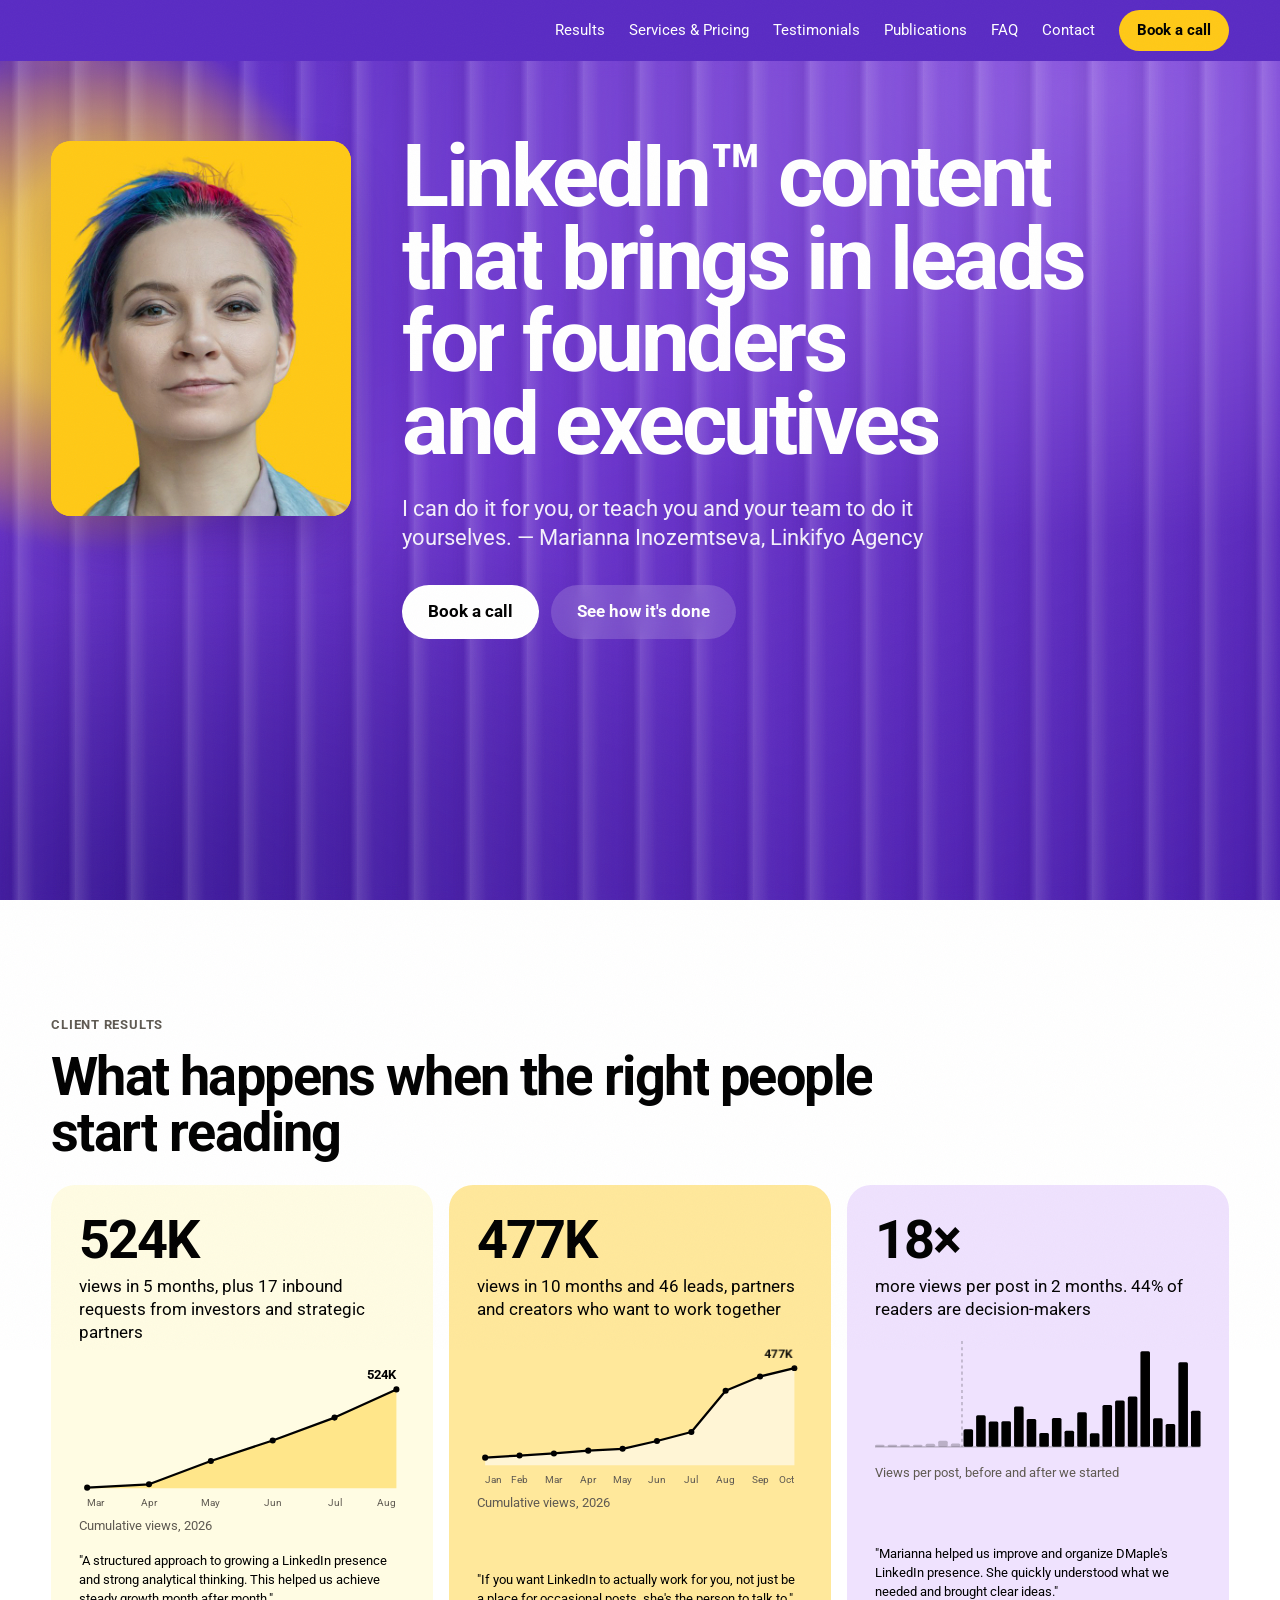
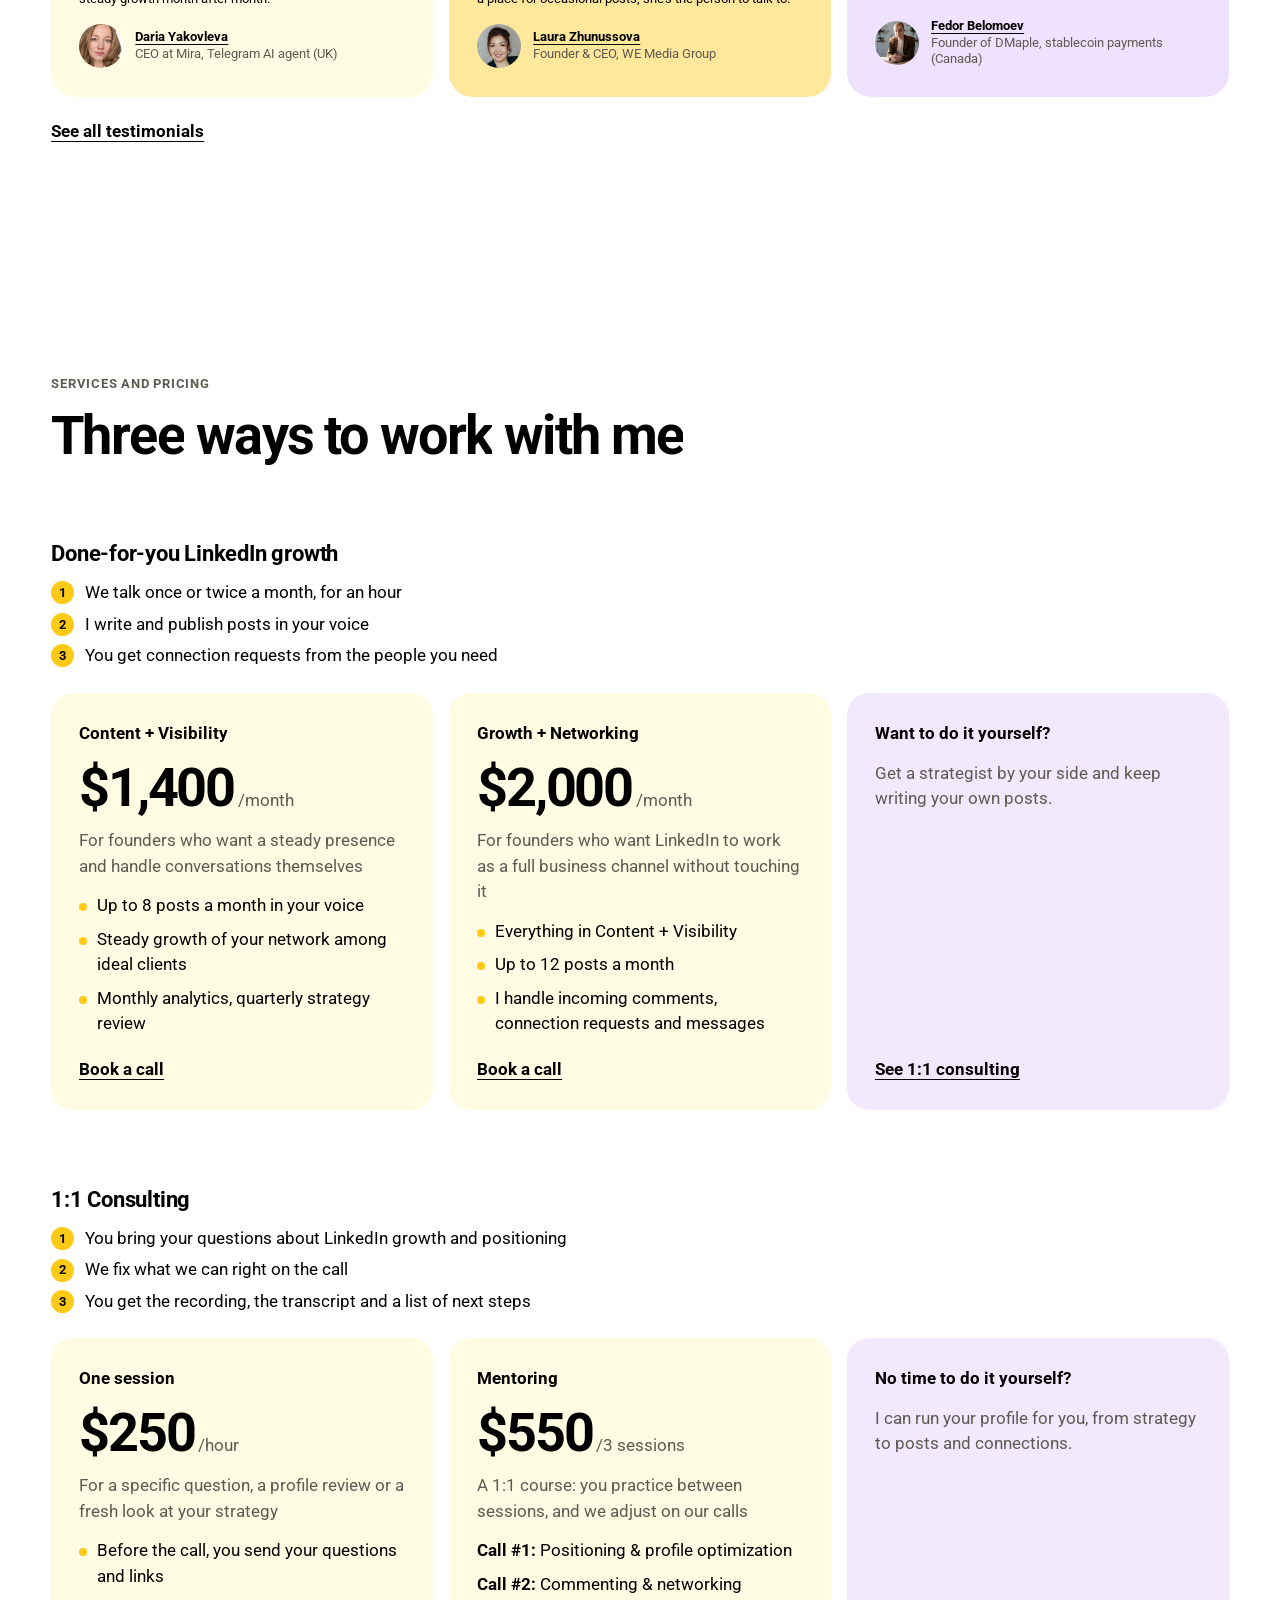
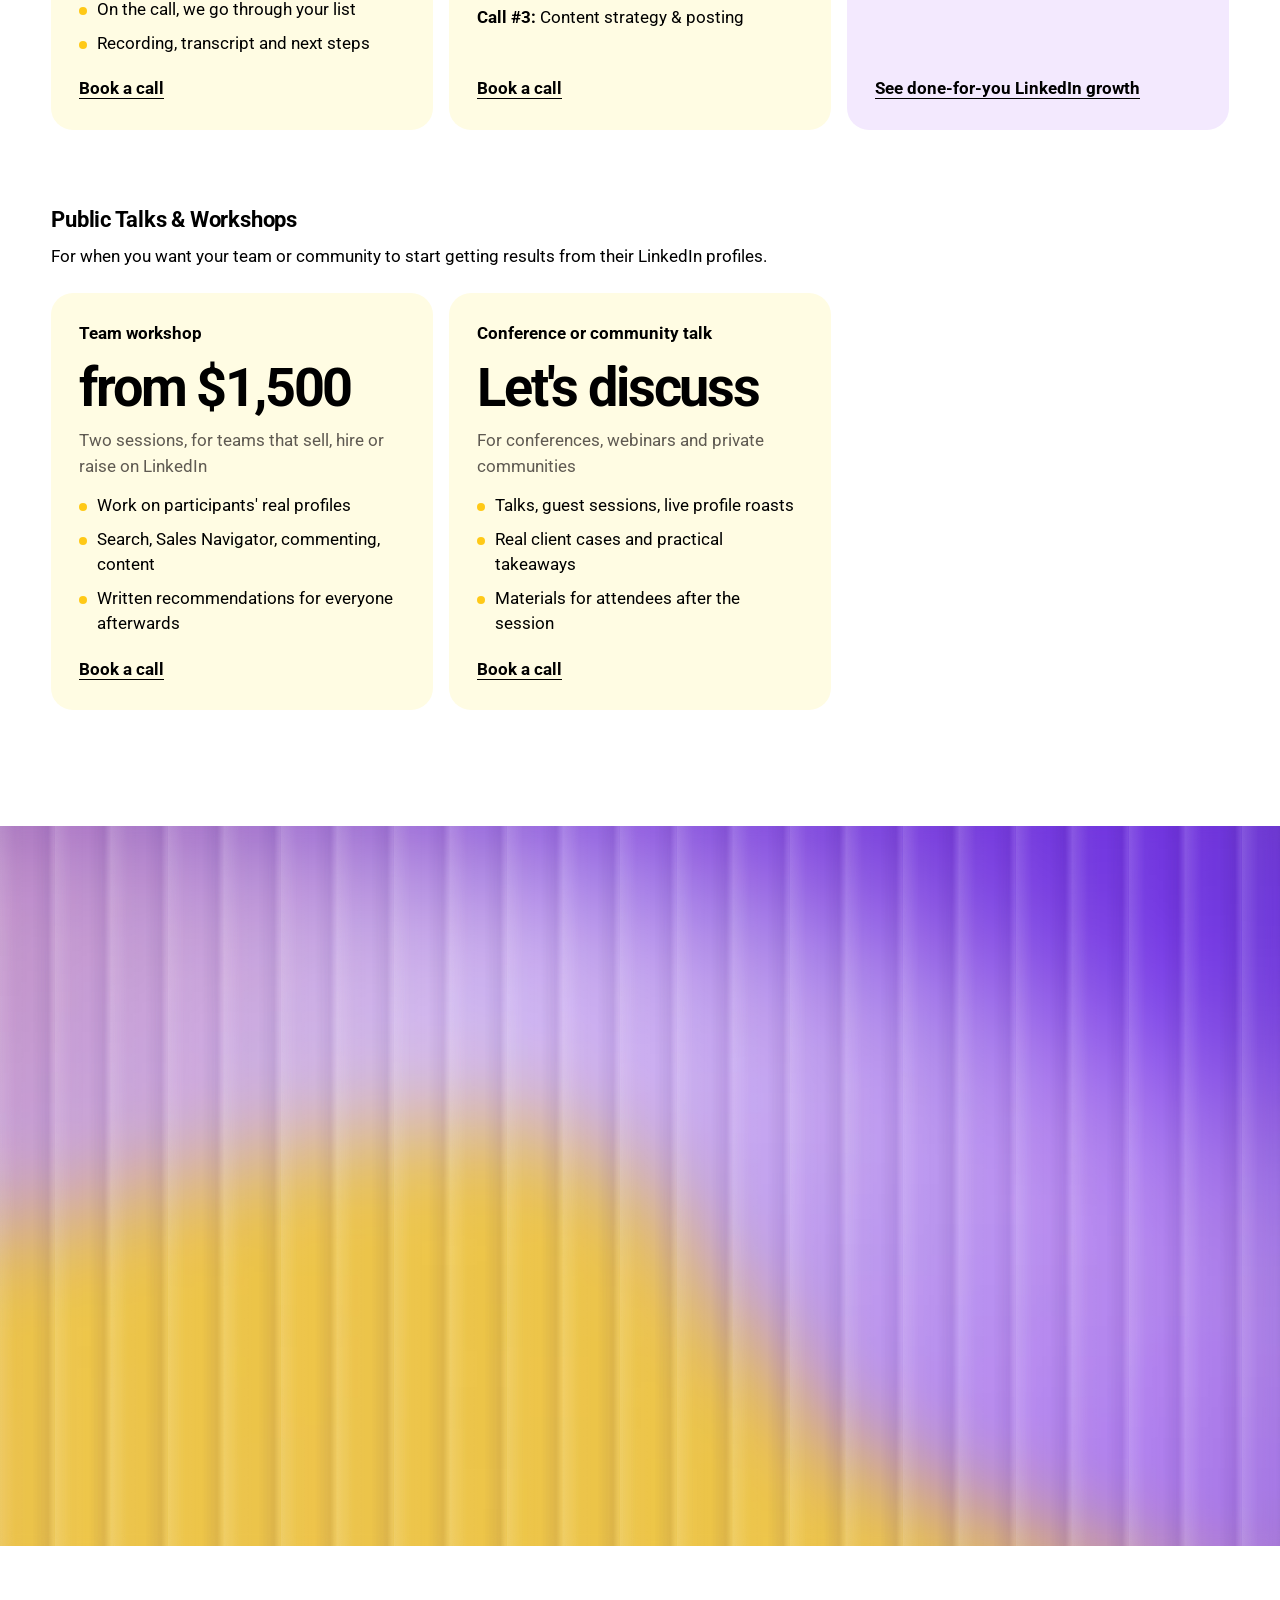
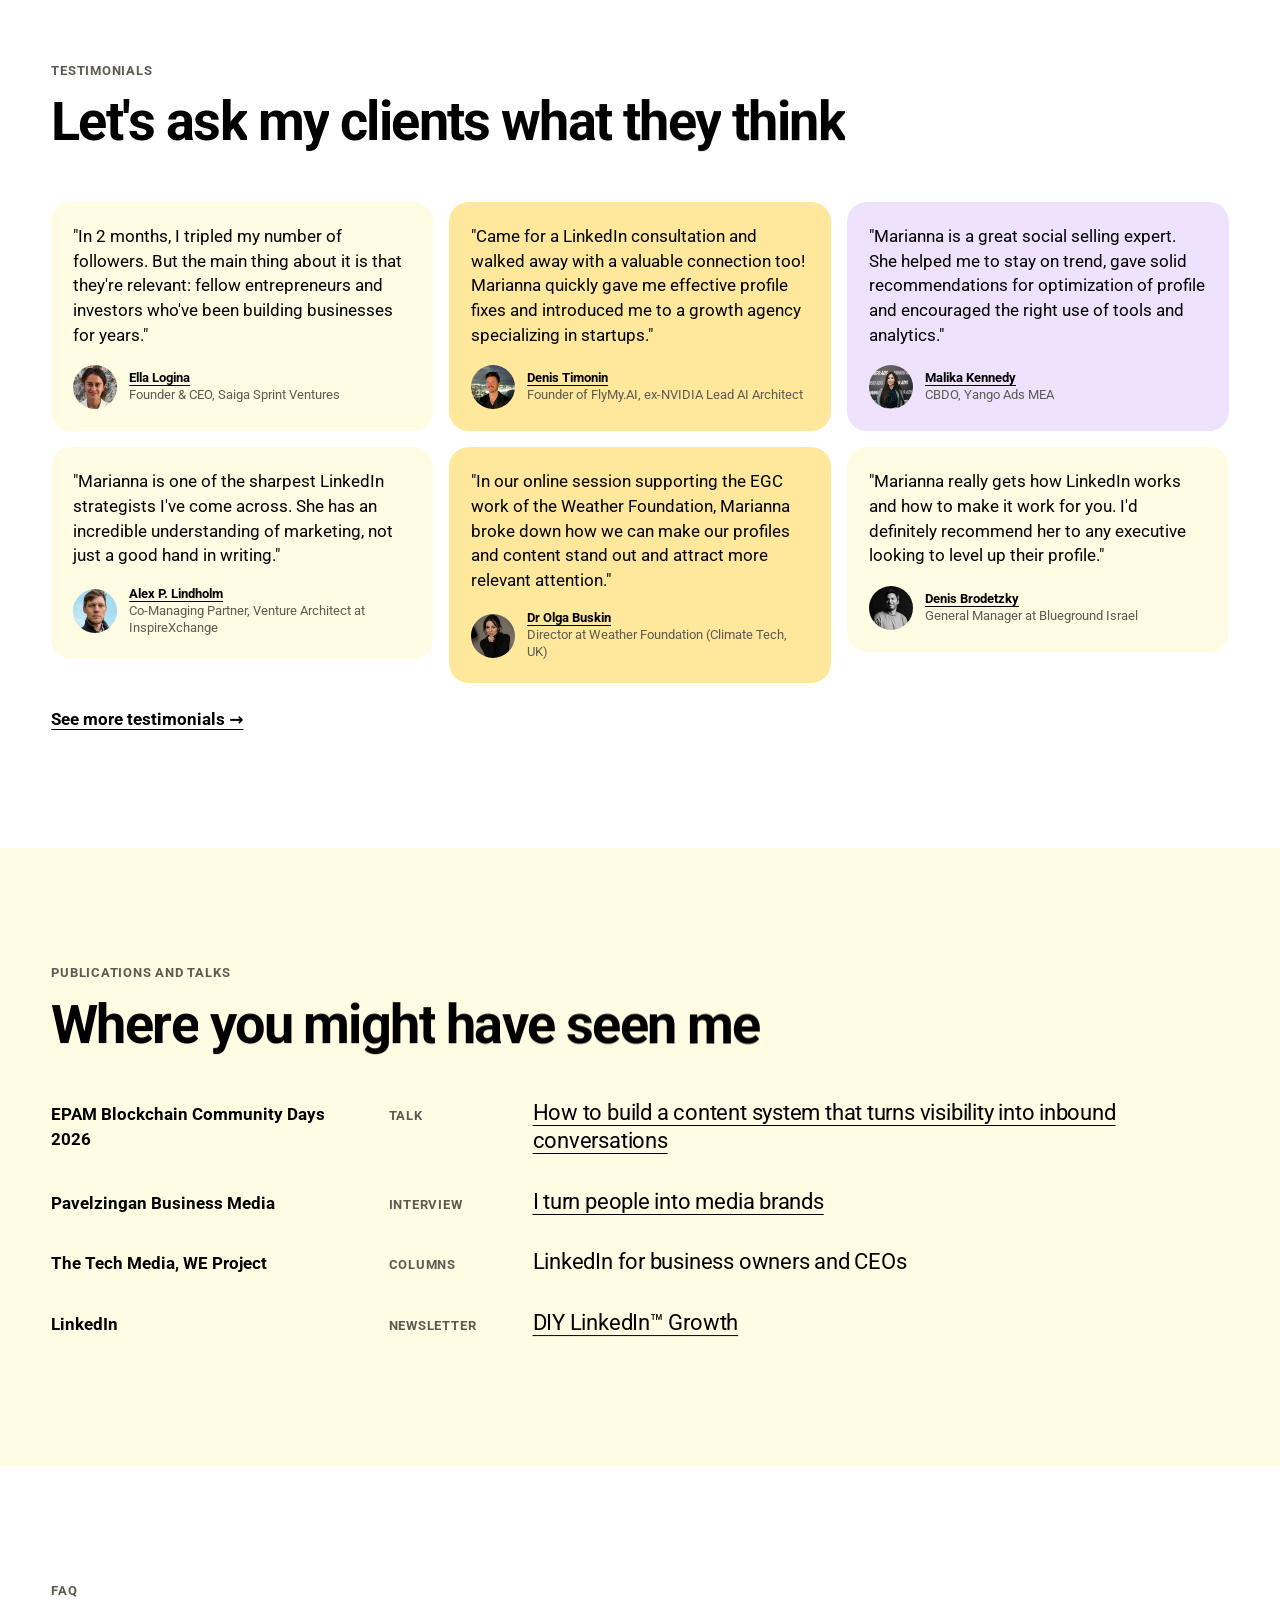
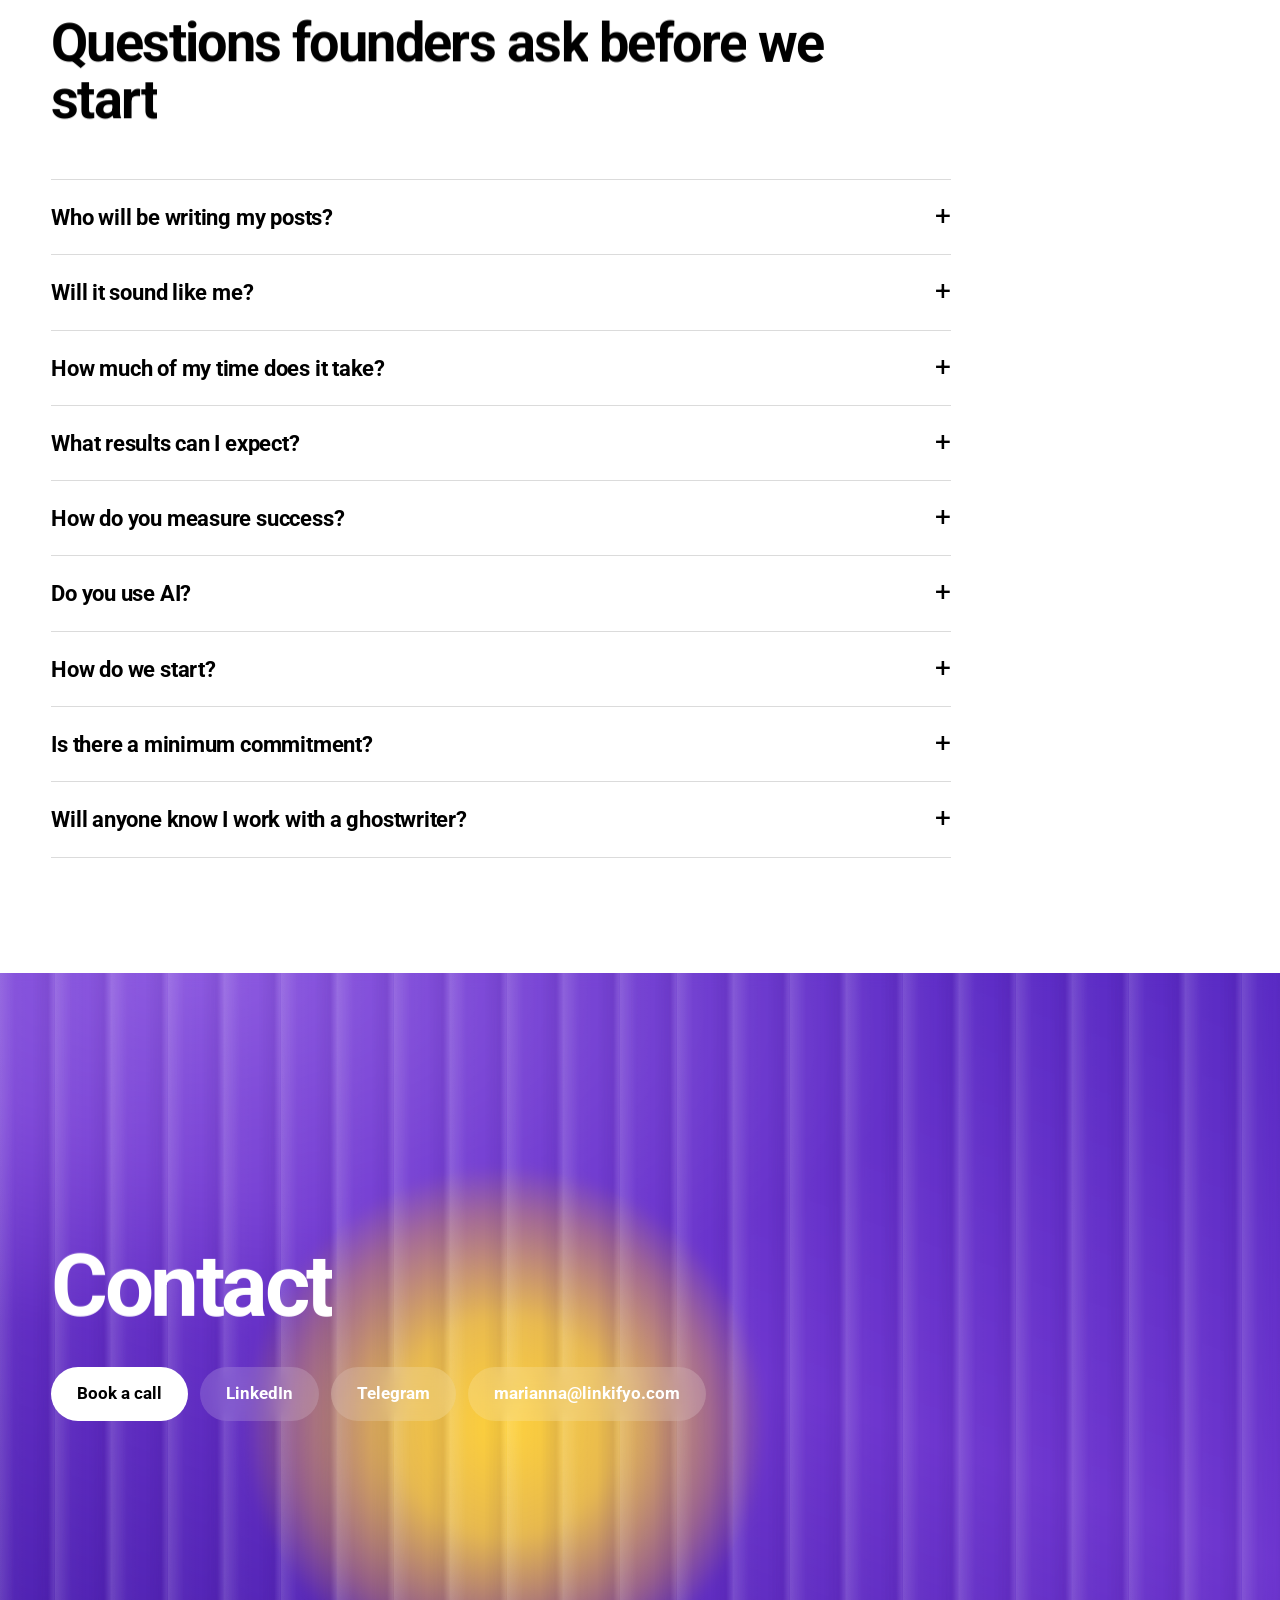
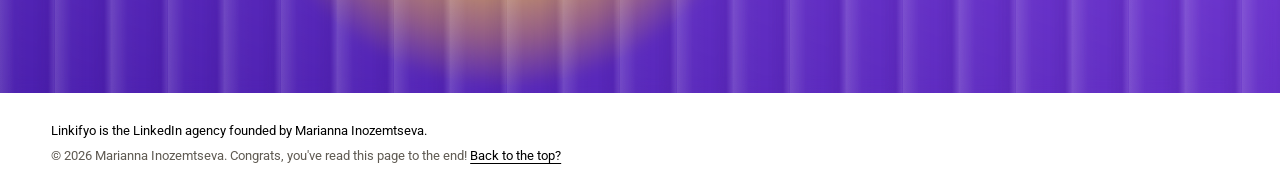
<file: index.html>
<!doctype html>
<html lang="en">
<head>
<meta charset="utf-8">
<meta name="viewport" content="width=device-width, initial-scale=1">
<title>LinkedIn content that brings in leads for founders and executives | Marianna Inozemtseva</title>
<meta name="description" content="LinkedIn content that brings in leads for founders and executives. Done-for-you LinkedIn growth, 1:1 consulting, public talks and workshops by Marianna Inozemtseva, founder of Linkifyo Agency.">
<link rel="canonical" href="https://linkifyo.com/">
<meta property="og:type" content="website">
<meta property="og:title" content="LinkedIn content that brings in leads for founders and executives | Marianna Inozemtseva">
<meta property="og:description" content="LinkedIn content that brings in leads for founders and executives. Done-for-you LinkedIn growth, 1:1 consulting, public talks and workshops by Marianna Inozemtseva, founder of Linkifyo Agency.">
<meta property="og:url" content="https://linkifyo.com/">
<meta property="og:locale" content="en_US">
<meta property="og:image" content="https://linkifyo.com/images/hero.jpg">
<meta property="og:image:width" content="640">
<meta property="og:image:height" content="800">
<meta property="og:image:alt" content="Marianna Inozemtseva">
<meta name="twitter:card" content="summary">
<meta name="theme-color" content="#5a2bc4">
<link rel="icon" href="/favicon-32.png" type="image/png" sizes="32x32">
<link rel="icon" href="/favicon-192.png" type="image/png" sizes="192x192">
<link rel="icon" href="/favicon.ico" sizes="48x48">
<link rel="apple-touch-icon" href="/apple-touch-icon.png">
<link rel="preload" as="image" href="images/hero.jpg">
<script type="application/ld+json">{"@context":"https://schema.org","@graph":[
{"@type":"Person","@id":"https://linkifyo.com/#person","name":"Marianna Inozemtseva","url":"https://linkifyo.com","image":"https://linkifyo.com/images/hero.jpg","jobTitle":"LinkedIn strategist and ghostwriter, founder of Linkifyo Agency","email":"marianna@linkifyo.com","knowsLanguage":["en","ru","he"],"worksFor":{"@id":"https://linkifyo.com/#org"},"sameAs":["https://www.linkedin.com/in/marianna-inozemtseva/","https://t.me/inozemtsevaonline","https://www.linkedin.com/newsletters/diy-linkedin%E2%84%A2-growth-7414590052376309760/"],"subjectOf":[{"@type":"Article","headline":"Marianna Inozemtseva: I turn people into media brands","url":"https://pavelzingan.md/marianna-inozemtseva-i-turn-people-into-media-brands/en/","publisher":{"@type":"Organization","name":"Pavelzingan Business Media"}},{"@type":"Article","headline":"Социальные сети и венчур: стратегическая тишина, логика и работа «в долгую»","url":"https://the-tech.kz/soczialnye-seti-i-venchur-strategicheskaya-tishina-logika-i-rabota-v-dolguyu/","inLanguage":"ru","datePublished":"2025-09-19","publisher":{"@type":"Organization","name":"The Tech Media"}},{"@type":"VideoObject","name":"How to build a content system that turns visibility into inbound conversations","url":"https://www.youtube.com/watch?v=72bPsbCcylI","description":"Talk by Marianna Inozemtseva at EPAM Blockchain Community Days 2026"}],"knowsAbout":["LinkedIn strategy","Ghostwriting","Founder-led content","B2B marketing","Social selling","Personal branding"]},
{"@type":"Organization","@id":"https://linkifyo.com/#org","name":"Linkifyo Agency","alternateName":"Linkifyo","url":"https://linkifyo.com","founder":{"@id":"https://linkifyo.com/#person"},"description":"Linkifyo is the LinkedIn agency founded by Marianna Inozemtseva."},
{"@type":"WebSite","@id":"https://linkifyo.com/#website","name":"Marianna Inozemtseva · Linkifyo Agency","url":"https://linkifyo.com","inLanguage":"en","publisher":{"@id":"https://linkifyo.com/#org"}},
{"@type":"ProfessionalService","@id":"https://linkifyo.com/#service","name":"Linkifyo Agency","url":"https://linkifyo.com","provider":{"@id":"https://linkifyo.com/#person"},"serviceType":"LinkedIn content strategy and ghostwriting","areaServed":{"@type":"Place","name":"Worldwide"},"audience":{"@type":"BusinessAudience","audienceType":"Founders and executives"}},
{"@type": "FAQPage", "@id": "https://linkifyo.com/#faq", "mainEntity": [{"@type": "Question", "name": "Who will be writing my posts?", "acceptedAnswer": {"@type": "Answer", "text": "I will, personally. I interview you, and every post is built on your stories and opinions."}}, {"@type": "Question", "name": "Will it sound like me?", "acceptedAnswer": {"@type": "Answer", "text": "Yes. That's the whole point: I come with topics, ask for your point of view, tune into your voice, and write down your thoughts in your style. And of course, you review every draft before it goes live."}}, {"@type": "Question", "name": "How much of my time does it take?", "acceptedAnswer": {"@type": "Answer", "text": "Most of my clients spend about an hour a month in total. At first, it may take about an hour a week for calls and reviewing drafts, but as I get used to how you think, it gets much faster."}}, {"@type": "Question", "name": "What results can I expect?", "acceptedAnswer": {"@type": "Answer", "text": "One client tripled her followers in two months, mostly investors and founders. Two others reached over 120k impressions in their first month."}}, {"@type": "Question", "name": "How do you measure success?", "acceptedAnswer": {"@type": "Answer", "text": "By who sends you connection requests after each post: whether they match your ideal client profile, and whether they turn into conversations."}}, {"@type": "Question", "name": "Do you use AI?", "acceptedAnswer": {"@type": "Answer", "text": "As a research tool, yes. I never automate commenting or engagement. It breaks LinkedIn's rules and puts your profile at risk. It also looks really bad for your personal brand."}}, {"@type": "Question", "name": "How do we start?", "acceptedAnswer": {"@type": "Answer", "text": "With strategy: your ideal client profile, profile copy and the first topics, then the first posts. The first posts go live the same week."}}, {"@type": "Question", "name": "Is there a minimum commitment?", "acceptedAnswer": {"@type": "Answer", "text": "One month."}}, {"@type": "Question", "name": "Will anyone know I work with a ghostwriter?", "acceptedAnswer": {"@type": "Answer", "text": "No, unless you choose to share it. Our work is confidential, and I sign an NDA if you need one. All the case studies I've published were approved by my clients."}}]},
{"@type":"Article","@id":"https://weproject.media/articles/detail/lichnyy-brend-bez-infobiznesa-zachem-vladeltsu-uspeshnoy-kompanii-linkedin/","headline":"Личный бренд без инфобизнеса: зачем владельцу успешной компании LinkedIn","url":"https://weproject.media/articles/detail/lichnyy-brend-bez-infobiznesa-zachem-vladeltsu-uspeshnoy-kompanii-linkedin/","inLanguage":"ru","datePublished":"2026-10-28","author":{"@id":"https://linkifyo.com/#person"},"publisher":{"@type":"Organization","name":"WE Project"}}]}</script>
<script>
/* GA4: visitors in European time zones see a banner; Google Analytics is not loaded at all until they press Accept */
window.dataLayer=window.dataLayer||[];function gtag(){dataLayer.push(arguments);}
(function(){
 var tz='';try{tz=Intl.DateTimeFormat().resolvedOptions().timeZone||'';}catch(e){}
 var eu=/^(Europe\/|Atlantic\/(Canary|Madeira|Azores|Reykjavik|Faroe)|Asia\/Nicosia|Asia\/Famagusta)/.test(tz);
 var c=null;try{c=localStorage.getItem('consent');}catch(e){}
 var ok=c==='granted'||(!eu&&c!=='denied');
 gtag('consent','default',{analytics_storage:ok?'granted':'denied',ad_storage:'denied',ad_user_data:'denied',ad_personalization:'denied'});
 window.__needConsent=eu&&!c; window.__denied=(c==='denied');
})();
gtag('js',new Date());gtag('config','G-M5DBYDY61J');
window.__loadGA=function(){if(window.__ga)return;window.__ga=1;var s=document.createElement('script');s.async=1;s.src='https://www.googletagmanager.com/gtag/js?id=G-M5DBYDY61J';document.head.appendChild(s);};
if(!window.__needConsent&&!window.__denied)window.__loadGA();
</script>
<link rel="preload" href="fonts/roboto-latin-wght400-700.woff2" as="font" type="font/woff2" crossorigin>
<link rel="stylesheet" href="style.css">
</head>
<body>

<div class="grain" aria-hidden="true"></div>

<header class="nav">
  <a href="#top" class="nav__brand" aria-label="Marianna Inozemtseva, Linkifyo Agency: back to top"><img data-src="images/ava.jpg" alt="" class="nav__ava" width="36" height="36" decoding="async"></a>
  <button class="nav__burger" type="button" aria-label="Open menu" aria-expanded="false"><i></i><i></i><i></i></button>
  <nav class="nav__links">
    <a href="#results">Results</a>
    <a href="#services">Services &amp; Pricing</a>
    <a href="#testimonials">Testimonials</a>
    <a href="#publications">Publications</a>
    <a href="#faq">FAQ</a>
    <a href="#contact">Contact</a>
    <a href="https://calendar.app.google/3dLrUGfS4VhQvoYT9" target="_blank" rel="noopener" class="nav__cta" data-magnetic>Book a call</a>
  </nav>
</header>

<main id="top">

  <!-- HERO -->
  <section class="hero">
    <div class="hero__sun sun" aria-hidden="true"><i></i></div>
    <div class="glass" aria-hidden="true"><i></i><i></i><i></i><i></i><i></i><i></i><i></i><i></i><i></i><i></i><i></i><i></i><i></i><i></i><i></i><i></i><i></i><i></i><i></i><i></i><i></i><i></i><i></i><i></i></div>
    <div class="hero__grid">
      <div class="hero__photo reveal-up"><img src="images/hero.jpg" alt="Marianna Inozemtseva" width="640" height="800"></div>
      <div class="hero__inner">
        <h1 class="hero__title" aria-label="LinkedIn content that brings in leads for founders and executives">
          <span class="line"><span class="split">LinkedIn™ content</span></span>
          <span class="line"><span class="split">that brings in leads</span></span>
          <span class="line"><span class="split">for founders</span></span>
          <span class="line"><span class="split">and executives</span></span>
        </h1>
        <p class="hero__sub reveal-up">I can do it for you, or teach you and your team to do it yourselves. <span class="hero__sign">—&nbsp;Marianna&nbsp;Inozemtseva, Linkifyo&nbsp;Agency</span></p>
        <div class="hero__ctas reveal-up">
          <a href="https://calendar.app.google/3dLrUGfS4VhQvoYT9" target="_blank" rel="noopener" class="btn btn--solid" data-magnetic><span>Book a call</span></a>
          <a href="#services" class="btn btn--ghost" data-magnetic><span>See how it's done</span></a>
        </div>
      </div>
    </div>
  </section>

  <!-- RESULTS -->
  <section class="results" id="results">
    <div class="results__pin">
      <div class="results__head">
        <p class="eyebrow">Client results</p>
        <h2 class="h2"><span class="split">What happens when the right people start reading</span></h2>
      </div>
      <div class="results__track">

        <article class="rcard">
          <div class="rcard__top">
            <div class="rcard__num"><span class="count" data-to="524">524</span>K</div>
            <p class="rcard__txt">views in 5 months, plus 17 inbound requests from investors and strategic partners</p>
          </div>
          <figure class="rcard__chart"><svg class="chart" viewBox="0 0 320 150" role="img" aria-label="Daria Yakovleva, cumulative LinkedIn views, March to August 2026: 524,504"><path class="chart__area" d="M8.0,125.5 L68.8,122.2 L129.6,99.3 L190.4,79.1 L251.2,56.6 L312.0,28.9 L312.0,126 L8.0,126 Z"/><path class="chart__line" d="M8.0,125.5 L68.8,122.2 L129.6,99.3 L190.4,79.1 L251.2,56.6 L312.0,28.9"/><circle class="chart__dot" cx="8.0" cy="125.5" r="3"/><circle class="chart__dot" cx="68.8" cy="122.2" r="3"/><circle class="chart__dot" cx="129.6" cy="99.3" r="3"/><circle class="chart__dot" cx="190.4" cy="79.1" r="3"/><circle class="chart__dot" cx="251.2" cy="56.6" r="3"/><circle class="chart__dot" cx="312.0" cy="28.9" r="3"/><text class="chart__m" x="8.0" y="144" text-anchor="start">Mar</text><text class="chart__m" x="68.8" y="144" text-anchor="middle">Apr</text><text class="chart__m" x="129.6" y="144" text-anchor="middle">May</text><text class="chart__m" x="190.4" y="144" text-anchor="middle">Jun</text><text class="chart__m" x="251.2" y="144" text-anchor="middle">Jul</text><text class="chart__m" x="312.0" y="144" text-anchor="end">Aug</text><text class="chart__v" x="312.0" y="18.9" text-anchor="end">524K</text></svg><figcaption>Cumulative views, 2026</figcaption></figure>
          <blockquote class="rcard__q">"A structured approach to growing a LinkedIn presence and strong analytical thinking. This helped us achieve steady growth month after month."</blockquote>
          <div class="who"><img src="images/daria-yakovleva.jpg" alt="" width="44" height="44" loading="lazy" decoding="async"><div><a href="https://www.linkedin.com/in/daria-yakovleva/" target="_blank" rel="noopener">Daria Yakovleva</a><span>CEO at Mira, Telegram AI agent (UK)</span></div></div>
        </article>

        <article class="rcard rcard--yellow">
          <div class="rcard__top">
            <div class="rcard__num"><span class="count" data-to="477">477</span>K</div>
            <p class="rcard__txt">views in 10 months and 46 leads, partners and creators who want to work together</p>
          </div>
          <figure class="rcard__chart"><svg class="chart" viewBox="0 0 320 150" role="img" aria-label="Laura Zhunussova, cumulative LinkedIn views, January to October 2026: 477,010"><path class="chart__area" d="M8.0,118.6 L41.8,116.5 L75.6,114.5 L109.3,111.7 L143.1,109.9 L176.9,102.2 L210.7,93.4 L244.4,52.8 L278.2,38.8 L312.0,30.6 L312.0,126 L8.0,126 Z"/><path class="chart__line" d="M8.0,118.6 L41.8,116.5 L75.6,114.5 L109.3,111.7 L143.1,109.9 L176.9,102.2 L210.7,93.4 L244.4,52.8 L278.2,38.8 L312.0,30.6"/><circle class="chart__dot" cx="8.0" cy="118.6" r="3"/><circle class="chart__dot" cx="41.8" cy="116.5" r="3"/><circle class="chart__dot" cx="75.6" cy="114.5" r="3"/><circle class="chart__dot" cx="109.3" cy="111.7" r="3"/><circle class="chart__dot" cx="143.1" cy="109.9" r="3"/><circle class="chart__dot" cx="176.9" cy="102.2" r="3"/><circle class="chart__dot" cx="210.7" cy="93.4" r="3"/><circle class="chart__dot" cx="244.4" cy="52.8" r="3"/><circle class="chart__dot" cx="278.2" cy="38.8" r="3"/><circle class="chart__dot" cx="312.0" cy="30.6" r="3"/><text class="chart__m" x="8.0" y="144" text-anchor="start">Jan</text><text class="chart__m" x="41.8" y="144" text-anchor="middle">Feb</text><text class="chart__m" x="75.6" y="144" text-anchor="middle">Mar</text><text class="chart__m" x="109.3" y="144" text-anchor="middle">Apr</text><text class="chart__m" x="143.1" y="144" text-anchor="middle">May</text><text class="chart__m" x="176.9" y="144" text-anchor="middle">Jun</text><text class="chart__m" x="210.7" y="144" text-anchor="middle">Jul</text><text class="chart__m" x="244.4" y="144" text-anchor="middle">Aug</text><text class="chart__m" x="278.2" y="144" text-anchor="middle">Sep</text><text class="chart__m" x="312.0" y="144" text-anchor="end">Oct</text><text class="chart__v" x="312.0" y="20.6" text-anchor="end">477K</text></svg><figcaption>Cumulative views, 2026</figcaption></figure>
          <blockquote class="rcard__q">"If you want LinkedIn to actually work for you, not just be a place for occasional posts, she's the person to talk to."</blockquote>
          <div class="who"><img src="images/laura-zhunussova.jpg" alt="" width="44" height="44" loading="lazy" decoding="async"><div><a href="https://www.linkedin.com/in/laura-zhunussova/" target="_blank" rel="noopener">Laura Zhunussova</a><span>Founder &amp; CEO, WE Media Group</span></div></div>
        </article>

        <article class="rcard rcard--lilac">
          <div class="rcard__top">
            <div class="rcard__num"><span class="count" data-to="18">18</span>×</div>
            <p class="rcard__txt">more views per post in 2 months. 44% of readers are decision-makers</p>
          </div>
          <figure class="rcard__chart"><svg class="chart chart--bars" viewBox="0 0 320 120" role="img" aria-label="Fedor Belomoev views per post: low before, many times higher after the work started">
<line x1="0" y1="108" x2="320" y2="108" class="b"/><line x1="85.5" y1="4" x2="85.5" y2="108" class="split"/><rect x="0.0" y="106.0" width="9.4" height="2.0" rx="1.5" class="pre"/><rect x="12.4" y="105.9" width="9.4" height="2.1" rx="1.5" class="pre"/><rect x="24.8" y="106.0" width="9.4" height="2.0" rx="1.5" class="pre"/><rect x="37.3" y="106.0" width="9.4" height="2.0" rx="1.5" class="pre"/><rect x="49.7" y="104.9" width="9.4" height="3.1" rx="1.5" class="pre"/><rect x="62.1" y="101.9" width="9.4" height="6.1" rx="1.5" class="pre"/><rect x="74.5" y="104.6" width="9.4" height="3.4" rx="1.5" class="pre"/><rect x="87.0" y="90.6" width="9.4" height="17.4" rx="1.5" class="post"/><rect x="99.4" y="77.0" width="9.4" height="31.0" rx="1.5" class="post"/><rect x="111.8" y="83.0" width="9.4" height="25.0" rx="1.5" class="post"/><rect x="124.2" y="82.9" width="9.4" height="25.1" rx="1.5" class="post"/><rect x="136.7" y="68.3" width="9.4" height="39.7" rx="1.5" class="post"/><rect x="149.1" y="80.7" width="9.4" height="27.3" rx="1.5" class="post"/><rect x="161.5" y="94.4" width="9.4" height="13.6" rx="1.5" class="post"/><rect x="173.9" y="79.7" width="9.4" height="28.3" rx="1.5" class="post"/><rect x="186.3" y="92.2" width="9.4" height="15.8" rx="1.5" class="post"/><rect x="198.8" y="74.0" width="9.4" height="34.0" rx="1.5" class="post"/><rect x="211.2" y="94.5" width="9.4" height="13.5" rx="1.5" class="post"/><rect x="223.6" y="66.8" width="9.4" height="41.2" rx="1.5" class="post"/><rect x="236.0" y="62.3" width="9.4" height="45.7" rx="1.5" class="post"/><rect x="248.5" y="58.5" width="9.4" height="49.5" rx="1.5" class="post"/><rect x="260.9" y="14.0" width="9.4" height="94.0" rx="1.5" class="post"/><rect x="273.3" y="79.9" width="9.4" height="28.1" rx="1.5" class="post"/><rect x="285.7" y="85.4" width="9.4" height="22.6" rx="1.5" class="post"/><rect x="298.2" y="24.8" width="9.4" height="83.2" rx="1.5" class="post"/><rect x="310.6" y="72.5" width="9.4" height="35.5" rx="1.5" class="post"/></svg><figcaption>Views per post, before and after we started</figcaption></figure>
          <blockquote class="rcard__q">"Marianna helped us improve and organize DMaple's LinkedIn presence. She quickly understood what we needed and brought clear ideas."</blockquote>
          <div class="who"><img src="images/fedor-belomoev.jpg" alt="" width="44" height="44" loading="lazy" decoding="async"><div><a href="https://www.linkedin.com/in/belomoev/" target="_blank" rel="noopener">Fedor Belomoev</a><span>Founder of DMaple, stablecoin payments (Canada)</span></div></div>
        </article>

      </div>
      <p class="results__more"><a href="#testimonials">See all testimonials</a></p>
    </div>
  </section>

  <!-- SERVICES -->
  <section class="services" id="services">
    <p class="eyebrow">Services and pricing</p>
    <h2 class="h2"><span class="split">Three ways to work with me</span></h2>

    <div class="svc" id="dfy">
      <div class="svc__head">
        <h3 class="h3">Done-for-you LinkedIn growth</h3>
        <ul class="svc__steps">
          <li>We talk once or twice a month, for an hour</li>
          <li>I write and publish posts in your voice</li>
          <li>You get connection requests from the people you need</li>
        </ul>
      </div>
      <div class="svc__opts">
        <div class="opt" data-tilt>
          <p class="opt__name">Content + Visibility</p>
          <p class="opt__price">$1,400<small>/month</small></p>
          <p class="opt__for">For founders who want a steady presence and handle conversations themselves</p>
          <ul>
            <li>Up to 8 posts a month in your voice</li>
            <li>Steady growth of your network among ideal clients</li>
            <li>Monthly analytics, quarterly strategy review</li>
          </ul>
          <a href="https://calendar.app.google/3dLrUGfS4VhQvoYT9" target="_blank" rel="noopener" class="opt__cta">Book a call</a>
        </div>
        <div class="opt" data-tilt>
          <p class="opt__name">Growth + Networking</p>
          <p class="opt__price">$2,000<small>/month</small></p>
          <p class="opt__for">For founders who want LinkedIn to work as a full business channel without touching it</p>
          <ul>
            <li>Everything in Content + Visibility</li>
            <li>Up to 12 posts a month</li>
            <li>I handle incoming comments, connection requests and messages</li>
          </ul>
          <a href="https://calendar.app.google/3dLrUGfS4VhQvoYT9" target="_blank" rel="noopener" class="opt__cta">Book a call</a>
        </div>
        <div class="opt opt--alt">
          <p class="opt__name">Want to do it yourself?</p>
          <p class="opt__for">Get a strategist by your side and keep writing your own posts.</p>
          <a href="#consulting" class="opt__cta">See 1:1 consulting</a>
        </div>
      </div>
    </div>

    <div class="svc" id="consulting">
      <div class="svc__head">
        <h3 class="h3">1:1 Consulting</h3>
        <ul class="svc__steps">
          <li>You bring your questions about LinkedIn growth and positioning</li>
          <li>We fix what we can right on the call</li>
          <li>You get the recording, the transcript and a list of next steps</li>
        </ul>
      </div>
      <div class="svc__opts">
        <div class="opt" data-tilt>
          <p class="opt__name">One session</p>
          <p class="opt__price">$250<small>/hour</small></p>
          <p class="opt__for">For a specific question, a profile review or a fresh look at your strategy</p>
          <ul>
            <li>Before the call, you send your questions and links</li>
            <li>On the call, we go through your list</li>
            <li>Recording, transcript and next steps</li>
          </ul>
          <a href="https://calendar.app.google/3dLrUGfS4VhQvoYT9" target="_blank" rel="noopener" class="opt__cta">Book a call</a>
        </div>
        <div class="opt" data-tilt>
          <p class="opt__name">Mentoring</p>
          <p class="opt__price">$550<small>/3 sessions</small></p>
          <p class="opt__for">A 1:1 course: you practice between sessions, and we adjust on our calls</p>
          <ol class="opt__calls">
            <li><b>Call #1:</b> Positioning &amp; profile optimization</li>
            <li><b>Call #2:</b> Commenting &amp; networking</li>
            <li><b>Call #3:</b> Content strategy &amp; posting</li>
          </ol>
          <a href="https://calendar.app.google/3dLrUGfS4VhQvoYT9" target="_blank" rel="noopener" class="opt__cta">Book a call</a>
        </div>
        <div class="opt opt--alt">
          <p class="opt__name">No time to do it yourself?</p>
          <p class="opt__for">I can run your profile for you, from strategy to posts and connections.</p>
          <a href="#dfy" class="opt__cta">See done-for-you LinkedIn growth</a>
        </div>
      </div>
    </div>

    <div class="svc">
      <div class="svc__head">
        <h3 class="h3">Public Talks &amp; Workshops</h3>
        <p class="svc__lead">For when you want your team or community to start getting results from their LinkedIn profiles.</p>
      </div>
      <div class="svc__opts svc__opts--2">
        <div class="opt" data-tilt>
          <p class="opt__name">Team workshop</p>
          <p class="opt__price">from $1,500</p>
          <p class="opt__for">Two sessions, for teams that sell, hire or raise on LinkedIn</p>
          <ul>
            <li>Work on participants' real profiles</li>
            <li>Search, Sales Navigator, commenting, content</li>
            <li>Written recommendations for everyone afterwards</li>
          </ul>
          <a href="https://calendar.app.google/3dLrUGfS4VhQvoYT9" target="_blank" rel="noopener" class="opt__cta">Book a call</a>
        </div>
        <div class="opt" data-tilt>
          <p class="opt__name">Conference or community talk</p>
          <p class="opt__price">Let's discuss</p>
          <p class="opt__for">For conferences, webinars and private communities</p>
          <ul>
            <li>Talks, guest sessions, live profile roasts</li>
            <li>Real client cases and practical takeaways</li>
            <li>Materials for attendees after the session</li>
          </ul>
          <a href="https://calendar.app.google/3dLrUGfS4VhQvoYT9" target="_blank" rel="noopener" class="opt__cta">Book a call</a>
        </div>
      </div>
    </div>
  </section>

  <!-- STATEMENT -->
  <section class="statement" id="quote">
    <div class="glass" aria-hidden="true"><i></i><i></i><i></i><i></i><i></i><i></i><i></i><i></i><i></i><i></i><i></i><i></i><i></i><i></i><i></i><i></i><i></i><i></i><i></i><i></i><i></i><i></i><i></i><i></i></div>
    <p class="statement__big"><span class="split">Reach is not a vanity metric.</span><br><span class="split">Content nobody sees attracts nobody.</span></p>
  </section>

  <!-- TESTIMONIALS -->
  <section class="clients" id="testimonials">
    <p class="eyebrow">Testimonials</p>
    <h2 class="h2"><span class="split">Let's ask my clients what they think</span></h2>
    <div class="tiles">
      <figure class="tile m-show"><blockquote>"In 2 months, I tripled my number of followers. But the main thing about it is that they're relevant: fellow entrepreneurs and investors who've been building businesses for years."</blockquote><figcaption class="who"><img src="images/ella-logina.jpg" alt="" width="44" height="44" loading="lazy" decoding="async"><div><a href="https://www.linkedin.com/in/ella-logina/" target="_blank" rel="noopener">Ella Logina</a><span>Founder &amp; CEO, Saiga Sprint Ventures</span></div></figcaption></figure>
      <figure class="tile"><blockquote>"Came for a LinkedIn consultation and walked away with a valuable connection too! Marianna quickly gave me effective profile fixes and introduced me to a growth agency specializing in startups."</blockquote><figcaption class="who"><img src="images/denis-timonin.jpg" alt="" width="44" height="44" loading="lazy" decoding="async"><div><a href="https://www.linkedin.com/in/denistimonin/" target="_blank" rel="noopener">Denis Timonin</a><span>Founder of FlyMy.AI, ex-NVIDIA Lead AI Architect</span></div></figcaption></figure>
      <figure class="tile m-show"><blockquote>"Marianna is a great social selling expert. She helped me to stay on trend, gave solid recommendations for optimization of profile and encouraged the right use of tools and analytics."</blockquote><figcaption class="who"><img src="images/malika-kennedy.jpg" alt="" width="44" height="44" loading="lazy" decoding="async"><div><a href="https://www.linkedin.com/in/malikakennedy/" target="_blank" rel="noopener">Malika Kennedy</a><span>CBDO, Yango Ads MEA</span></div></figcaption></figure>
      <figure class="tile m-show"><blockquote>"Marianna is one of the sharpest LinkedIn strategists I've come across. She has an incredible understanding of marketing, not just a good hand in writing."</blockquote><figcaption class="who"><img src="images/alex-lindholm.jpg" alt="" width="44" height="44" loading="lazy" decoding="async"><div><a href="https://www.linkedin.com/in/axlindholm/" target="_blank" rel="noopener">Alex P. Lindholm</a><span>Co-Managing Partner, Venture Architect at InspireXchange</span></div></figcaption></figure>
      <figure class="tile"><blockquote>"In our online session supporting the EGC work of the Weather Foundation, Marianna broke down how we can make our profiles and content stand out and attract more relevant attention."</blockquote><figcaption class="who"><img src="images/olga-buskin.jpg" alt="" width="44" height="44" loading="lazy" decoding="async"><div><a href="https://www.linkedin.com/in/olga-buskin/" target="_blank" rel="noopener">Dr Olga Buskin</a><span>Director at Weather Foundation (Climate Tech, UK)</span></div></figcaption></figure>
      <figure class="tile"><blockquote>"Marianna really gets how LinkedIn works and how to make it work for you. I'd definitely recommend her to any executive looking to level up their profile."</blockquote><figcaption class="who"><img src="images/denis-brodetzky.jpg" alt="" width="44" height="44" loading="lazy" decoding="async"><div><a href="https://www.linkedin.com/in/denis-brodetzky/" target="_blank" rel="noopener">Denis Brodetzky</a><span>General Manager at Blueground Israel</span></div></figcaption></figure>
      <figure class="tile is-hidden"><blockquote>"I reached out to Marianna to help bring my inactive LinkedIn account back to life. I wanted it to focus mainly on my business and help drive B2B sales. She gave feedback on every section of my profile and guided me on what to add, what to remove, and how to build a stronger presence in the feed."</blockquote><figcaption class="who"><img src="images/yana-berlizeva.jpg" alt="" width="44" height="44" loading="lazy" decoding="async"><div><a href="https://www.linkedin.com/in/yana-berlizev/" target="_blank" rel="noopener">Yana Berlizeva</a><span>Founder, Y-Recruiter</span></div></figcaption></figure>
      <figure class="tile is-hidden"><blockquote>"She consulted me on follower growth and posting. I now have a much clearer picture on how to do LinkedIn. She gave advice on how to source content for posts and how to make them more interesting and catchy."</blockquote><figcaption class="who"><img src="images/kirill-svavolia.jpg" alt="" width="44" height="44" loading="lazy" decoding="async"><div><a href="https://www.linkedin.com/in/kirill-svavolia/" target="_blank" rel="noopener">Kirill Svavolia</a><span>Founder, Inburgering.org</span></div></figcaption></figure>
      <figure class="tile is-hidden"><blockquote>"The most practical part was Sales Navigator: how to set it up, work with targeting and build a sales funnel that brings real conversations."</blockquote><figcaption class="who"><img src="images/andrey-kondratyev.jpg" alt="" width="44" height="44" loading="lazy" decoding="async"><div><a href="https://www.linkedin.com/in/andrey-kondratyev/" target="_blank" rel="noopener">Andrey Kondratyev</a><span>Chief Business Development Officer at RuAdvisor</span></div></figcaption></figure>
      <figure class="tile is-hidden"><blockquote>"She helped me refine my LinkedIn strategy, shared sharp insights on the platform, and offered great content ideas that truly resonated with my audience."</blockquote><figcaption class="who"><img src="images/marcelo-costa.jpg" alt="" width="44" height="44" loading="lazy" decoding="async"><div><a href="https://www.linkedin.com/in/marcelorodriguescosta/" target="_blank" rel="noopener">Marcelo Costa</a><span>Angel Investor, co-Founder of M.Costa Consulting</span></div></figcaption></figure>
      <figure class="tile is-hidden"><blockquote>"Marianna clearly understands business owners' and C-levels' challenges and helps them overcome them. Working with her is a pleasure."</blockquote><figcaption class="who"><img src="images/renata-zinnatullina.jpg" alt="" width="44" height="44" loading="lazy" decoding="async"><div><a href="https://www.linkedin.com/in/renatazinnatullina/" target="_blank" rel="noopener">Renata Zinnatullina</a><span>Growth Director at Digital Hunch Agency</span></div></figcaption></figure>
      <figure class="tile is-hidden"><blockquote>"At WE Media, we work across multiple social platforms, and I know how hard it is to find someone who truly understands how each one works. Marianna perfectly understands how LinkedIn works and shares her knowledge."</blockquote><figcaption class="who"><img src="images/laura-zhunussova.jpg" alt="" width="44" height="44" loading="lazy" decoding="async"><div><a href="https://www.linkedin.com/in/laura-zhunussova/" target="_blank" rel="noopener">Laura Zhunussova</a><span>Founder &amp; CEO, WE Media Group</span></div></figcaption></figure>
      <figure class="tile is-hidden"><blockquote>"Marianna played a big role in systematizing my understanding of LinkedIn. Her guidance was instrumental in refining my LinkedIn profile."</blockquote><figcaption class="who"><img src="images/kirill-morozov.jpg" alt="" width="44" height="44" loading="lazy" decoding="async"><div><a href="https://www.linkedin.com/in/kir-moro/" target="_blank" rel="noopener">Kirill Morozov</a><span>Content Marketing Team Lead at Retail Rocket</span></div></figcaption></figure>
      <figure class="tile is-hidden"><blockquote>"She gave effective fixes to my profile and recommended a very interesting tool for keeping track of my communications on the platform."</blockquote><figcaption class="who"><img src="images/alexandr-rudnev.jpg" alt="" width="44" height="44" loading="lazy" decoding="async"><div><a href="https://www.linkedin.com/in/rudnev-alex/" target="_blank" rel="noopener">Alexandr Rudnev</a><span>CBDO at Defence Investments</span></div></figcaption></figure>
      <figure class="tile is-hidden"><blockquote>"Everything was logically structured, and a special thank-you for the examples tailored to our audience: very few speakers do that. Working with you is reliable and completely stress-free."</blockquote><figcaption class="who"><img src="images/andrei-pulkin.jpg" alt="" width="44" height="44" loading="lazy" decoding="async"><div><a href="https://t.me/apulkin" target="_blank" rel="noopener">Andrei Pulkin</a><span>Author of the YouTube channel &quot;Content Sells&quot;</span></div></figcaption></figure>
      <figure class="tile is-hidden"><blockquote>"Marianna helped me build my LinkedIn strategy in accordance with my goals as a scientist."</blockquote><figcaption class="who"><img src="images/aleksandra-salatova.jpg" alt="" width="44" height="44" loading="lazy" decoding="async"><div><a href="https://www.linkedin.com/in/dr-aleksandra-salatova/" target="_blank" rel="noopener">Dr. Aleksandra Salatova</a><span>PhD Sociologist</span></div></figcaption></figure>
    </div>
    <button class="tiles__more" type="button">See more testimonials →</button>
  </section>

  <!-- PUBLICATIONS -->
  <section class="press" id="publications">
    <p class="eyebrow">Publications and talks</p>
    <h2 class="h2"><span class="split">Where you might have seen me</span></h2>
    <ul class="press__list">
      <li><span class="press__s">EPAM Blockchain Community Days 2026</span><span class="press__k">Talk</span><a class="press__t" href="https://www.youtube.com/watch?v=72bPsbCcylI" target="_blank" rel="noopener">How to build a content system that turns visibility into inbound conversations</a></li>
      <li><span class="press__s">Pavelzingan Business Media</span><span class="press__k">Interview</span><a class="press__t" href="https://pavelzingan.md/marianna-inozemtseva-i-turn-people-into-media-brands/en/" target="_blank" rel="noopener">I turn people into media brands</a></li>
      <li><span class="press__s">The Tech Media, WE Project</span><span class="press__k">Columns</span><span class="press__t">LinkedIn for business owners and CEOs</span></li>
      <li><span class="press__s">LinkedIn</span><span class="press__k">Newsletter</span><a class="press__t" href="https://www.linkedin.com/newsletters/diy-linkedin%E2%84%A2-growth-7414590052376309760/" target="_blank" rel="noopener">DIY LinkedIn™ Growth</a></li>
    </ul>
  </section>

  <!-- FAQ -->
  <section class="faq" id="faq">
    <p class="eyebrow">FAQ</p>
    <h2 class="h2"><span class="split">Questions founders ask before we start</span></h2>
    <div class="faq__list">
      <details class="faq__item"><summary>Who will be writing my posts?</summary><p>I will, personally. I interview you, and every post is built on your stories and opinions.</p></details>
      <details class="faq__item"><summary>Will it sound like me?</summary><p>Yes. That's the whole point: I come with topics, ask for your point of view, tune into your voice, and write down your thoughts in your style. And of course, you review every draft before it goes live.</p></details>
      <details class="faq__item"><summary>How much of my time does it take?</summary><p>Most of my clients spend about an hour a month in total. At first, it may take about an hour a week for calls and reviewing drafts, but as I get used to how you think, it gets much faster.</p></details>
      <details class="faq__item"><summary>What results can I expect?</summary><p>One client tripled her followers in two months, mostly investors and founders. Two others reached over 120k impressions in their first month.</p></details>
      <details class="faq__item"><summary>How do you measure success?</summary><p>By who sends you connection requests after each post: whether they match your ideal client profile, and whether they turn into conversations.</p></details>
      <details class="faq__item"><summary>Do you use AI?</summary><p>As a research tool, yes. I never automate commenting or engagement. It breaks LinkedIn's rules and puts your profile at risk. It also looks really bad for your personal brand.</p></details>
      <details class="faq__item"><summary>How do we start?</summary><p>With strategy: your ideal client profile, profile copy and the first topics, then the first posts. The first posts go live the same week.</p></details>
      <details class="faq__item"><summary>Is there a minimum commitment?</summary><p>One month.</p></details>
      <details class="faq__item"><summary>Will anyone know I work with a ghostwriter?</summary><p>No, unless you choose to share it. Our work is confidential, and I sign an NDA if you need one. All the case studies I've published were approved by my clients.</p></details>
    </div>
  </section>

  <!-- CONTACT -->
  <section class="contact" id="contact">
    <div class="sun" aria-hidden="true"><i></i></div>
    <div class="glass" aria-hidden="true"><i></i><i></i><i></i><i></i><i></i><i></i><i></i><i></i><i></i><i></i><i></i><i></i><i></i><i></i><i></i><i></i><i></i><i></i><i></i><i></i><i></i><i></i><i></i><i></i></div>
    <h2 class="contact__big"><span class="split">Contact</span></h2>
    <div class="contact__links">
      <a href="https://calendar.app.google/3dLrUGfS4VhQvoYT9" target="_blank" rel="noopener" class="btn btn--solid" data-magnetic><span>Book a call</span></a>
      <a href="https://www.linkedin.com/in/marianna-inozemtseva/" target="_blank" rel="noopener" class="btn btn--ghost" data-magnetic><span>LinkedIn</span></a>
      <a href="https://t.me/marianaten" target="_blank" rel="noopener" class="btn btn--ghost" data-magnetic><span>Telegram</span></a>
      <a href="mailto:marianna@linkifyo.com" class="btn btn--ghost" data-magnetic><span>marianna@linkifyo.com</span></a>
    </div>
  </section>

</main>

<footer class="foot">
  <p class="foot__about">Linkifyo is the LinkedIn agency founded by Marianna Inozemtseva.</p>
  <p>© 2026 Marianna Inozemtseva. Congrats, you've read this page to the end! <a href="#top">Back to the top?</a></p>
</footer>

<div class="cookie" id="cookie" hidden role="dialog" aria-label="Cookies">
  <p>I use Google Analytics cookies to see which parts of the page people find useful. Nothing else, no ads.</p>
  <div class="cookie__btns"><button type="button" data-c="denied">Decline</button><button type="button" class="yes" data-c="granted">Accept</button></div>
</div>
<script>
(function(){var b=document.getElementById('cookie');if(!b||!window.__needConsent)return;b.hidden=false;
b.addEventListener('click',function(e){var v=e.target.getAttribute('data-c');if(!v)return;
try{localStorage.setItem('consent',v);}catch(_){} gtag('consent','update',{analytics_storage:v});if(v==='granted')window.__loadGA();b.hidden=true;});})();
</script>
<script type="text/plain" class="vendor" data-src="vendor/gsap.min.js"></script>
<script type="text/plain" class="vendor" data-src="vendor/ScrollTrigger.min.js"></script>
<script type="text/plain" class="vendor" data-src="vendor/lenis.min.js"></script>
<script src="main.js"></script>
</body>
</html>
</file>
<file: style.css>
/* Roboto, self-hosted: one variable file (weights 400–700, Latin) instead of Google Fonts */
@font-face{font-family:"Roboto";font-style:normal;font-weight:400 700;font-display:swap;src:url(fonts/roboto-latin-wght400-700.woff2) format("woff2")}
/* Arial tuned to Roboto's metrics, shown only until Roboto arrives: keeps line breaks and layout from jumping */
@font-face{font-family:"Roboto Fallback";src:local("Arial");size-adjust:100.3%;ascent-override:92.77%;descent-override:24.41%;line-gap-override:0%}
:root{
  /* brand: Marianna Inozemtseva guidebook */
  --yellow:#ffc917;
  --yellow-soft:#ffe89b;
  --lilac:#d8b5fd;
  --cream:#fffce3;
  --ink:#000000;
  --bg:#ffffff;
  --mute:#5f5a52;
  --font:"Roboto","Roboto Fallback",system-ui,-apple-system,sans-serif;
  /* five type sizes, two weights */
  --t1:clamp(42px,6.8vw,108px);
  --t2:clamp(32px,4.2vw,60px);
  --t3:clamp(20px,1.7vw,25px);
  --t4:17px;
  --t5:13px;
  --pad:clamp(16px,4vw,56px);
  --gap:clamp(64px,9vw,128px);
}
*{box-sizing:border-box;margin:0;padding:0}
html{-webkit-font-smoothing:antialiased}
html.lenis,html.lenis body{height:auto}
.lenis.lenis-smooth{scroll-behavior:auto!important}
body{background:var(--bg);color:var(--ink);font-family:var(--font);font-weight:400;font-size:var(--t4);line-height:1.5;overflow-x:hidden}
a{color:inherit}
img{display:block}
::selection{background:var(--yellow);color:var(--ink)}
.eyebrow{font-size:var(--t5);font-weight:700;letter-spacing:.06em;text-transform:uppercase;color:var(--mute)}
.h2{font-size:var(--t2);line-height:1.05;letter-spacing:-.03em;font-weight:700;margin-top:14px;max-width:16em}
.h3{font-size:var(--t3);line-height:1.15;letter-spacing:-.01em;font-weight:700}
.word{display:inline-block;overflow:hidden;vertical-align:top;padding-bottom:.1em;margin-bottom:-.1em}
.word>i{display:inline-block;font-style:normal;will-change:transform}


.grain{position:fixed;inset:-50%;z-index:80;pointer-events:none;opacity:.03;background-image:url("data:image/svg+xml,%3Csvg xmlns='http://www.w3.org/2000/svg' width='200' height='200'%3E%3Cfilter id='n'%3E%3CfeTurbulence type='fractalNoise' baseFrequency='.9' numOctaves='3' stitchTiles='stitch'/%3E%3C/filter%3E%3Crect width='100%25' height='100%25' filter='url(%23n)'/%3E%3C/svg%3E");animation:grain 1s steps(6) infinite}
@keyframes grain{0%{transform:translate(0,0)}20%{transform:translate(-5%,3%)}40%{transform:translate(4%,-6%)}60%{transform:translate(-3%,5%)}80%{transform:translate(6%,2%)}100%{transform:translate(0,0)}}

/* Nav */
.nav{position:fixed;top:0;left:0;right:0;z-index:50;display:flex;justify-content:space-between;align-items:center;gap:16px;padding-block:10px;padding-inline:var(--pad);background:var(--yellow);color:var(--ink)}
.nav__brand{display:flex;align-items:center;gap:10px;font-weight:700;font-size:15px;text-decoration:none;white-space:nowrap}
.nav__ava{width:32px;height:32px;border-radius:50%;object-fit:cover}
.nav__co{font-weight:400}
.nav__links{display:flex;gap:24px;align-items:center;font-size:15px}
.nav__links a{text-decoration:none;white-space:nowrap}
.nav__links a:not(.nav__cta):hover{text-decoration:underline;text-underline-offset:4px}
.nav__cta{background:var(--ink);color:#fff!important;border-radius:99px;padding:9px 18px;font-weight:700}
@media (max-width:1100px){.nav__links a:not(.nav__cta){display:none}}
@media (max-width:560px){.nav__co{display:none}.nav__cta{padding:8px 14px;font-size:14px}}

/* Hero */
.hero{position:relative;min-height:100svh;display:flex;align-items:center;padding-block:116px 56px;padding-inline:var(--pad);overflow:hidden;background:#f3ecff}
.hero__field{position:absolute;inset:0;width:100%;height:100%;z-index:0}
.hero__aurora{position:absolute;inset:0;z-index:0;filter:blur(90px);opacity:.75;pointer-events:none}
.hero__aurora i{position:absolute;border-radius:50%;display:block}
.hero__aurora i:nth-child(1){width:44vw;height:44vw;background:#9b6be0;right:-12vw;top:-14vw;animation:float1 18s ease-in-out infinite}
.hero__aurora i:nth-child(2){width:26vw;height:26vw;background:#b98ae0;left:-8vw;bottom:-8vw;opacity:.8;animation:float2 22s ease-in-out infinite}
.hero__aurora i:nth-child(3){width:24vw;height:24vw;background:#6a35cf;right:22vw;bottom:-14vw;opacity:.45;animation:float1 26s ease-in-out infinite reverse}
@keyframes float1{50%{transform:translate(-6vw,6vh) scale(1.12)}}
@keyframes float2{50%{transform:translate(8vw,-6vh) scale(.88)}}
.hero__grid{position:relative;z-index:2;width:100%;display:grid;grid-template-columns:minmax(220px,.58fr) 1.6fr;gap:clamp(28px,4vw,64px);align-items:start}
/* photo top aligned with the cap height of the first line of the headline */
.hero__photo{font-size:var(--t1);margin-top:var(--cap-offset,.07em);border-radius:20px;overflow:hidden;aspect-ratio:4/5;background:var(--yellow)}
.hero__photo img{width:100%;height:100%;object-fit:cover}
.hero__title{font-size:var(--t1);line-height:.95;letter-spacing:-.04em;font-weight:700}
.hero__title .line{display:block}
.hero__sub{max-width:28em;margin-top:28px;font-size:var(--t3);line-height:1.35}
.hero__ctas{display:flex;gap:12px;flex-wrap:wrap;margin-top:32px}
@media (max-width:860px){
  .hero{align-items:flex-start;padding-block:84px 40px}
  .hero__grid{grid-template-columns:1fr;gap:22px}
  .hero__photo{width:140px;font-size:16px;margin-top:0;border-radius:14px}
  .hero__sub{margin-top:18px}
  .hero__ctas{margin-top:22px}
}

.btn{position:relative;display:inline-flex;align-items:center;height:54px;padding-inline:26px;border-radius:99px;font-weight:700;font-size:var(--t4);text-decoration:none;overflow:hidden;isolation:isolate;white-space:nowrap;border:0;font-family:inherit}
.btn span{position:relative;z-index:1}
.btn--solid{background:var(--ink);color:#fff}
.btn--ghost{background:#fff;color:var(--ink)}
.btn::before{content:"";position:absolute;inset:0;border-radius:inherit;background:var(--yellow);transform:translateY(101%);transition:transform .5s cubic-bezier(.7,0,.2,1);z-index:0}
.btn:hover::before{transform:translateY(0)}
.btn:hover{color:var(--ink)}

/* Results */
.results{padding-top:calc(var(--gap) * .5)}
.results__pin{height:100svh;display:flex;flex-direction:column;justify-content:center;overflow:hidden;padding-block:72px 24px}
.results__head{padding-inline:var(--pad);margin-bottom:clamp(18px,2.6vh,32px)}
.results__track{display:flex;gap:18px;padding-inline:var(--pad);width:max-content;will-change:transform;align-items:stretch}
.rcard{flex:0 0 auto;width:min(86vw,560px);border-radius:24px;padding:clamp(20px,2.2vw,30px);display:flex;flex-direction:column;gap:16px;background:var(--cream)}
.rcard--yellow{background:var(--yellow-soft)}
.rcard--lilac{background:#efe2fe}
.rcard__num{font-size:var(--t2);line-height:1;letter-spacing:-.04em;font-weight:700;font-variant-numeric:tabular-nums}
.rcard__txt{margin-top:8px;line-height:1.35;max-width:26em}
.rcard__chart figcaption{font-size:var(--t5);color:var(--mute);margin-top:4px}
.chart{width:100%;height:auto;max-height:24vh;overflow:visible;display:block}
.chart__area{fill:rgba(255,201,23,.45)}
.rcard--yellow .chart__area{fill:rgba(255,255,255,.6)}
.chart__line{fill:none;stroke:var(--ink);stroke-width:2.2;stroke-linejoin:round;stroke-linecap:round}
.chart__dot{fill:var(--ink)}
.chart__m{font-size:10px;fill:var(--mute);font-family:var(--font)}
.chart__v{font-size:13px;font-weight:700;fill:var(--ink);font-family:var(--font)}
.chart--bars .pre{fill:rgba(0,0,0,.22)}
.chart--bars .post{fill:var(--ink)}
.chart--bars .b{stroke:rgba(0,0,0,.25);stroke-width:1}
.chart--bars .split{stroke:rgba(0,0,0,.35);stroke-width:1;stroke-dasharray:3 3}
.rcard__q{font-size:var(--t5);line-height:1.45;margin-top:auto}
.who{display:flex;align-items:center;gap:12px;font-size:var(--t5);line-height:1.3}
.who img{width:44px;height:44px;border-radius:50%;object-fit:cover;flex:0 0 auto}
.who a{display:block;font-weight:700;text-decoration:underline;text-underline-offset:3px;text-decoration-thickness:1px}
.who span{display:block;color:var(--mute)}
.results__more{padding-inline:var(--pad);margin-top:22px;font-weight:700}
.results__more a{text-decoration:underline;text-underline-offset:4px;text-decoration-thickness:1px}
@media (max-width:760px),(max-height:620px){.results__pin{height:auto;padding-block:0}.results__track{flex-direction:column;width:auto}.rcard{width:100%}.chart{max-height:none}}

/* Services */
.services{padding-block:var(--gap);padding-inline:var(--pad)}
.svc{margin-top:clamp(48px,6vw,88px)}
.svc__head{margin-bottom:24px;max-width:46em}
.svc__steps{list-style:none;margin-top:14px;display:grid;gap:6px;counter-reset:s}
.svc__steps li{position:relative;padding-left:34px;counter-increment:s}
.svc__steps li::before{content:counter(s);position:absolute;left:0;top:.1em;width:23px;height:23px;border-radius:50%;background:var(--yellow);font-size:var(--t5);font-weight:700;display:grid;place-items:center}
.svc__lead{margin-top:12px}
.svc__opts{display:grid;grid-template-columns:repeat(3,minmax(0,1fr));gap:16px}
.svc__opts--2{grid-template-columns:repeat(2,minmax(0,1fr));max-width:calc((100% - 32px) / 3 * 2 + 16px)}
.opt{position:relative;display:flex;flex-direction:column;gap:14px;background:var(--cream);border-radius:22px;padding:clamp(20px,2.2vw,28px);will-change:transform}
.opt--alt{background:#f3e9fe;justify-content:flex-end}
.opt__name{font-weight:700}
.opt__price{font-size:var(--t2);line-height:1;letter-spacing:-.04em;font-weight:700}
.opt__price small{display:inline-block;white-space:nowrap;font-size:var(--t4);letter-spacing:0;font-weight:400;color:var(--mute);margin-left:4px}
.opt__for{color:var(--mute)}
.opt ul,.opt__calls{list-style:none;display:grid;gap:8px;margin-bottom:6px}
.opt ul li{padding-left:18px;position:relative}
.opt ul li::before{content:"";position:absolute;left:0;top:.6em;width:8px;height:8px;border-radius:50%;background:var(--yellow)}
.opt__cta{margin-top:auto;font-weight:700;text-decoration:underline;text-underline-offset:4px;text-decoration-thickness:1px}
@media (max-width:900px){.svc__opts,.svc__opts--2{grid-template-columns:1fr;max-width:none}}

/* Statement */
.statement{position:relative;min-height:80svh;display:flex;align-items:center;justify-content:center;text-align:center;padding-inline:var(--pad);overflow:hidden;background:var(--yellow)}
.statement__swoosh{position:absolute;inset:0;width:100%;height:100%;pointer-events:none}
.statement__swoosh path{fill:none;stroke:var(--ink);stroke-width:14;stroke-linecap:round;vector-effect:non-scaling-stroke}
.statement__big{position:relative;font-size:var(--t1);line-height:1;letter-spacing:-.04em;font-weight:700;max-width:13em}
.statement__big .split{display:inline-block}
@media (max-width:760px){.statement__swoosh path{stroke-width:8}}

/* Testimonials tiles */
.clients{padding-block:var(--gap);padding-inline:var(--pad)}
.tiles{display:grid;grid-template-columns:repeat(3,minmax(0,1fr));gap:16px;margin-top:clamp(32px,4vw,52px);align-items:start}
.tile{border-radius:20px;padding:22px;background:var(--cream);display:flex;flex-direction:column;gap:18px}
.tile:nth-child(3n+2){background:var(--yellow-soft)}
.tile:nth-child(5n+3){background:#efe2fe}
.tile blockquote{font-size:var(--t4);line-height:1.45}
.tile.is-hidden{display:none}
.tiles__more{margin-top:24px;background:none;border:0;font:inherit;font-weight:700;text-decoration:underline;text-underline-offset:4px;text-decoration-thickness:1px;cursor:pointer;color:var(--ink)}
@media (max-width:1000px){.tiles{grid-template-columns:repeat(2,minmax(0,1fr))}}
@media (max-width:640px){.tiles{grid-template-columns:1fr}}

/* FAQ */
.faq{padding-block:var(--gap);padding-inline:var(--pad)}
.faq__list{margin-top:clamp(32px,4vw,52px);max-width:900px;border-top:1px solid rgba(0,0,0,.14)}
.faq__item{border-bottom:1px solid rgba(0,0,0,.14)}
.faq__item summary{list-style:none;cursor:pointer;display:flex;justify-content:space-between;align-items:baseline;gap:24px;padding-block:22px;font-size:var(--t3);font-weight:700;letter-spacing:-.01em;line-height:1.3}
.faq__item summary::-webkit-details-marker{display:none}
.faq__item summary::after{content:"+";flex:none;font-weight:400;font-size:1.3em;line-height:1;transition:transform .3s}
.faq__item[open] summary::after{transform:rotate(45deg)}
.faq__item summary:hover{color:#5a2bc4}
.faq__item summary:focus-visible{outline:2px solid #5a2bc4;outline-offset:4px}
.faq__item p{font-size:var(--t4);line-height:1.55;max-width:44em;padding-bottom:24px;color:var(--mute)}

/* Publications */
.press{padding-block:var(--gap);padding-inline:var(--pad);background:var(--cream)}
.press__list{list-style:none;margin-top:32px;display:grid;gap:4px}
.press__list li{display:grid;grid-template-columns:minmax(180px,.9fr) 120px 2fr;gap:24px;align-items:baseline;padding-block:14px}
.press__s{font-weight:700}
.press__k{font-size:var(--t5);font-weight:700;letter-spacing:.06em;text-transform:uppercase;color:var(--mute)}
.press__t{font-size:var(--t3);letter-spacing:-.01em;line-height:1.3}
a.press__t{text-decoration:underline;text-underline-offset:5px;text-decoration-thickness:1px}
a.press__t:hover{background:var(--yellow)}
@media (max-width:760px){.press__list li{grid-template-columns:1fr;gap:4px}}

/* Contact */
.contact{position:relative;min-height:80svh;display:flex;flex-direction:column;justify-content:center;padding-inline:var(--pad);overflow:hidden}
.contact__orb{position:absolute;width:70vw;height:70vw;border-radius:50%;right:-20vw;bottom:-30vw;background:radial-gradient(circle at 30% 30%,var(--yellow),var(--yellow-soft) 45%,transparent 70%);filter:blur(40px);opacity:.8}
.contact__big{position:relative;font-size:var(--t1);line-height:.95;letter-spacing:-.04em;font-weight:700;margin-bottom:40px}
.contact__links{position:relative;display:flex;gap:12px;flex-wrap:wrap}
.contact .btn--ghost{background:var(--cream)}

.foot{padding-block:28px;padding-inline:var(--pad);font-size:var(--t5);color:var(--mute)}
.foot a{color:var(--ink);text-decoration:underline;text-underline-offset:3px}

@media (prefers-reduced-motion:reduce){*,*::before,*::after{animation:none!important;transition:none!important}}

/* ===== Figma brand test: purple-yellow backgrounds with ribbed glass ===== */
.hero{background:radial-gradient(120% 90% at 85% 10%,#8d5ae0 0%,rgba(141,90,224,0) 55%),radial-gradient(90% 80% at 10% 100%,#3d1a9a 0%,rgba(61,26,154,0) 60%),linear-gradient(160deg,#5a2bc4 0%,#6e36cf 45%,#4b1fae 100%);color:#fff}
.sun{position:absolute;inset:0;z-index:0;pointer-events:none;overflow:hidden}
.sun i{position:absolute;left:0;top:0;width:var(--r2,440px);height:var(--r2,440px);margin:calc(var(--r2,440px) / -2) 0 0 calc(var(--r2,440px) / -2);border-radius:50%;background:radial-gradient(circle,#ffd23a 0%,rgba(255,210,58,.85) 30%,rgba(255,190,40,.35) 58%,rgba(255,190,40,0) 72%);will-change:transform}
.hero__sub{color:rgba(255,255,255,.92)}
.hero .btn--solid{background:#fff;color:#000}
.hero .btn--ghost{background:rgba(255,255,255,.16);color:#fff;backdrop-filter:blur(10px);-webkit-backdrop-filter:blur(10px)}
.hero .btn--ghost:hover,.hero .btn--solid:hover{color:#000}
.hero__photo{position:relative;z-index:3;box-shadow:0 30px 60px -20px rgba(40,10,90,.45)}
.hero__inner{position:relative;z-index:3}
.hero__field{z-index:0}
.glass{position:absolute;inset:0 -3%;display:flex;z-index:1;pointer-events:none}
.glass i{flex:1;backdrop-filter:blur(7px);-webkit-backdrop-filter:blur(7px);background:linear-gradient(90deg,rgba(255,255,255,.16) 0%,rgba(255,255,255,.02) 30%,rgba(255,255,255,0) 60%,rgba(40,0,90,.08) 88%,rgba(255,255,255,.12) 100%)}
@media (max-width:760px){.glass i:nth-child(n+11){display:none}}
.statement{background:#7c3bcb url(images/quote-bg.jpg) center 88%/cover no-repeat;color:#fff}
.statement__big{z-index:2;text-shadow:0 2px 30px rgba(40,0,90,.25)}

/* leave open space under the headline so the yellow light can travel there */
.hero{align-items:flex-start;padding-block:clamp(110px,15vh,170px) 0}

/* results: three cards side by side on desktop, no pinning */
.results{padding-block:var(--gap)}
.results__pin{height:auto;display:block;overflow:visible;padding-block:0}
.results__track{display:grid;grid-template-columns:repeat(3,minmax(0,1fr));gap:16px;width:auto;padding-inline:var(--pad)}
.rcard{width:auto;min-height:0}
.chart{max-height:none}
@media (max-width:900px){.results__track{grid-template-columns:1fr}}

/* contact on purple glass with the wandering yellow light */
.contact{background:radial-gradient(110% 90% at 15% 0%,#8d5ae0 0%,rgba(141,90,224,0) 55%),linear-gradient(200deg,#5a2bc4 0%,#6e36cf 50%,#4b1fae 100%);color:#fff}
.contact__big,.contact__links{z-index:3}
.contact .btn--solid{background:#fff;color:#000}
.contact .btn--ghost{background:rgba(255,255,255,.16);color:#fff;backdrop-filter:blur(10px);-webkit-backdrop-filter:blur(10px)}
.contact .btn:hover{color:#000}

/* ===== header: purple, avatar only, burger on mobile ===== */
.nav{background:#5a2bc4;color:#fff}
.nav__ava{width:36px;height:36px;border:2px solid var(--yellow)}
.nav__links a{color:#fff}
.nav__cta{background:var(--yellow)!important;color:#000!important}
.nav__burger{display:none;width:44px;height:44px;border:0;background:none;cursor:pointer;position:relative;z-index:60;padding:0}
.nav__burger i{position:absolute;left:10px;right:10px;height:2px;background:#fff;border-radius:2px;transition:transform .35s cubic-bezier(.7,0,.2,1),opacity .2s}
.nav__burger i:nth-child(1){top:14px}.nav__burger i:nth-child(2){top:21px}.nav__burger i:nth-child(3){top:28px}
.nav.is-open .nav__burger i:nth-child(1){transform:translateY(7px) rotate(45deg)}
.nav.is-open .nav__burger i:nth-child(2){opacity:0}
.nav.is-open .nav__burger i:nth-child(3){transform:translateY(-7px) rotate(-45deg)}
@media (max-width:1100px){
  .nav__burger{display:block}
  .nav__links{position:fixed;inset:0;z-index:55;display:flex!important;flex-direction:column;align-items:flex-start;justify-content:center;gap:22px;padding-inline:var(--pad);background:#5a2bc4;font-size:var(--t3);font-weight:700;clip-path:inset(0 0 100% 0);transition:clip-path .6s cubic-bezier(.7,0,.2,1);pointer-events:none}
  .nav.is-open .nav__links{clip-path:inset(0 0 0 0);pointer-events:auto}
  .nav__links a:not(.nav__cta){display:block!important}
  .nav__cta{margin-top:12px;padding:14px 26px;font-size:var(--t4)}
}

/* ===== testimonials on mobile: three open, the rest behind the button ===== */
@media (max-width:640px){
  .tile:not(.m-show){display:none}
  .tiles.is-all .tile{display:flex}
  .tile.m-show:nth-child(3){order:1}.tile.m-show:nth-child(4){order:2}.tile.m-show:nth-child(1){order:3}
  .tiles.is-all .tile{order:0!important}
}

/* ===== contact buttons stacked on mobile ===== */
@media (max-width:640px){.contact__links{flex-direction:column;align-items:stretch}.contact__links .btn{justify-content:center}}

/* touch screens: no sticky hover states */
@media (hover:none){
  .btn:hover::before{transform:translateY(101%)}
  .hero .btn--ghost:hover,.contact .btn--ghost:hover{color:#fff}
  .hero .btn--solid:hover,.contact .btn--solid:hover{color:#000}
  a.press__t:hover{background:none}
}

/* header avatar appears once the big photo is gone */
.nav__ava{opacity:0;transform:scale(.6);transition:opacity .4s,transform .5s cubic-bezier(.2,1.4,.4,1)}
.nav__ava.is-on{opacity:1;transform:none}
.nav__brand{min-width:36px;min-height:36px}

/* phones: static page, no motion, no heavy blur */
@media (max-width:760px){
  .grain{display:none!important}
  .glass i{backdrop-filter:none;-webkit-backdrop-filter:none;background:linear-gradient(90deg,rgba(255,255,255,.14) 0%,rgba(255,255,255,0) 40%,rgba(40,0,90,.10) 85%,rgba(255,255,255,.10) 100%)}
  .glass{inset:0}
  .sun i{--r2:420px;left:80%;top:72%}
  .contact .sun i{left:85%;top:20%}
  .hero .btn--ghost,.contact .btn--ghost{backdrop-filter:none;-webkit-backdrop-filter:none}
  .nav__links{transition:none}
  .nav__burger i{transition:none}
  *,*::before,*::after{animation:none!important}
  .btn::before{display:none}
}

/* signature under the hero subheading, footer note */
.hero__sign{white-space:normal}
.hero__sub{max-width:34em;text-wrap:balance}
.foot__about{margin-bottom:6px;color:var(--ink)}

/* cookie banner (EU time zones only) */
.cookie{position:fixed;left:16px;right:16px;bottom:16px;z-index:70;max-width:560px;margin-inline:auto;background:#fff;color:var(--ink);border-radius:18px;padding:16px 18px;display:flex;flex-wrap:wrap;gap:12px 18px;align-items:center;justify-content:space-between;box-shadow:0 12px 40px rgba(40,10,90,.25);font-size:15px}
.cookie[hidden]{display:none}
.cookie p{margin:0;flex:1 1 260px}
.cookie__btns{display:flex;gap:10px}
.cookie button{font:inherit;font-weight:700;padding:9px 18px;border:0;border-radius:99px;background:var(--cream);color:var(--ink);cursor:pointer}
.cookie button.yes{background:#5a2bc4;color:#fff}
</file>
